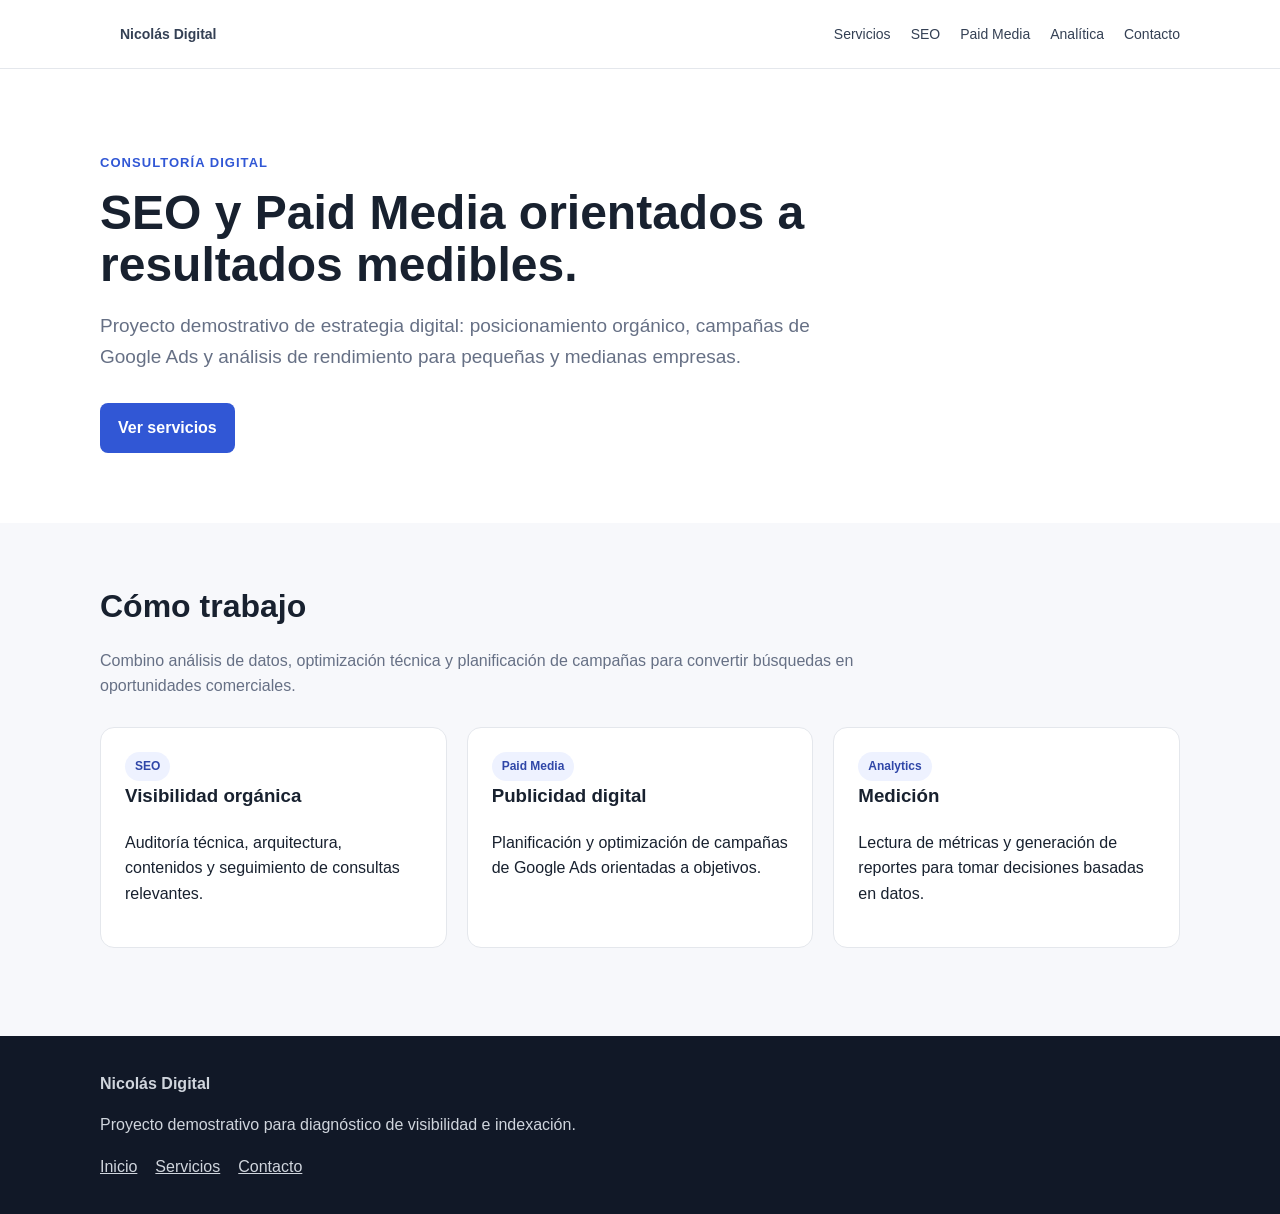
<file: index.html>
<!doctype html><html lang="es"><head><meta charset="utf-8"><meta name="viewport" content="width=device-width, initial-scale=1"><title>Nicolás Digital | SEO y Paid Media</title><meta name="description" content="Proyecto demostrativo de SEO, Paid Media y analítica digital."><meta name="robots" content="index, follow"><link rel="stylesheet" href="styles.css"></head><body><header class="nav"><div class="container nav-inner"><a class="logo" href="index.html">Nicolás Digital</a><nav><a href="servicios.html">Servicios</a><a href="seo.html">SEO</a><a href="paid-media.html">Paid Media</a><a href="analitica.html">Analítica</a><a href="contacto.html">Contacto</a></nav></div></header><div class="hero"><div class="container"><span class="kicker">Consultoría digital</span><h1>SEO y Paid Media orientados a resultados medibles.</h1><p>Proyecto demostrativo de estrategia digital: posicionamiento orgánico, campañas de Google Ads y análisis de rendimiento para pequeñas y medianas empresas.</p><a class="btn" href="servicios.html">Ver servicios</a></div></div>
<section><div class="container"><h2>Cómo trabajo</h2><p class="lead">Combino análisis de datos, optimización técnica y planificación de campañas para convertir búsquedas en oportunidades comerciales.</p><div class="grid">
<div class="card"><span class="badge">SEO</span><h3>Visibilidad orgánica</h3><p>Auditoría técnica, arquitectura, contenidos y seguimiento de consultas relevantes.</p></div>
<div class="card"><span class="badge">Paid Media</span><h3>Publicidad digital</h3><p>Planificación y optimización de campañas de Google Ads orientadas a objetivos.</p></div>
<div class="card"><span class="badge">Analytics</span><h3>Medición</h3><p>Lectura de métricas y generación de reportes para tomar decisiones basadas en datos.</p></div>
</div></div></section><footer><div class="container"><strong>Nicolás Digital</strong><p>Proyecto demostrativo para diagnóstico de visibilidad e indexación.</p><div class="footer-links"><a href="index.html">Inicio</a><a href="servicios.html">Servicios</a><a href="contacto.html">Contacto</a></div></div></footer></body></html>
</file>
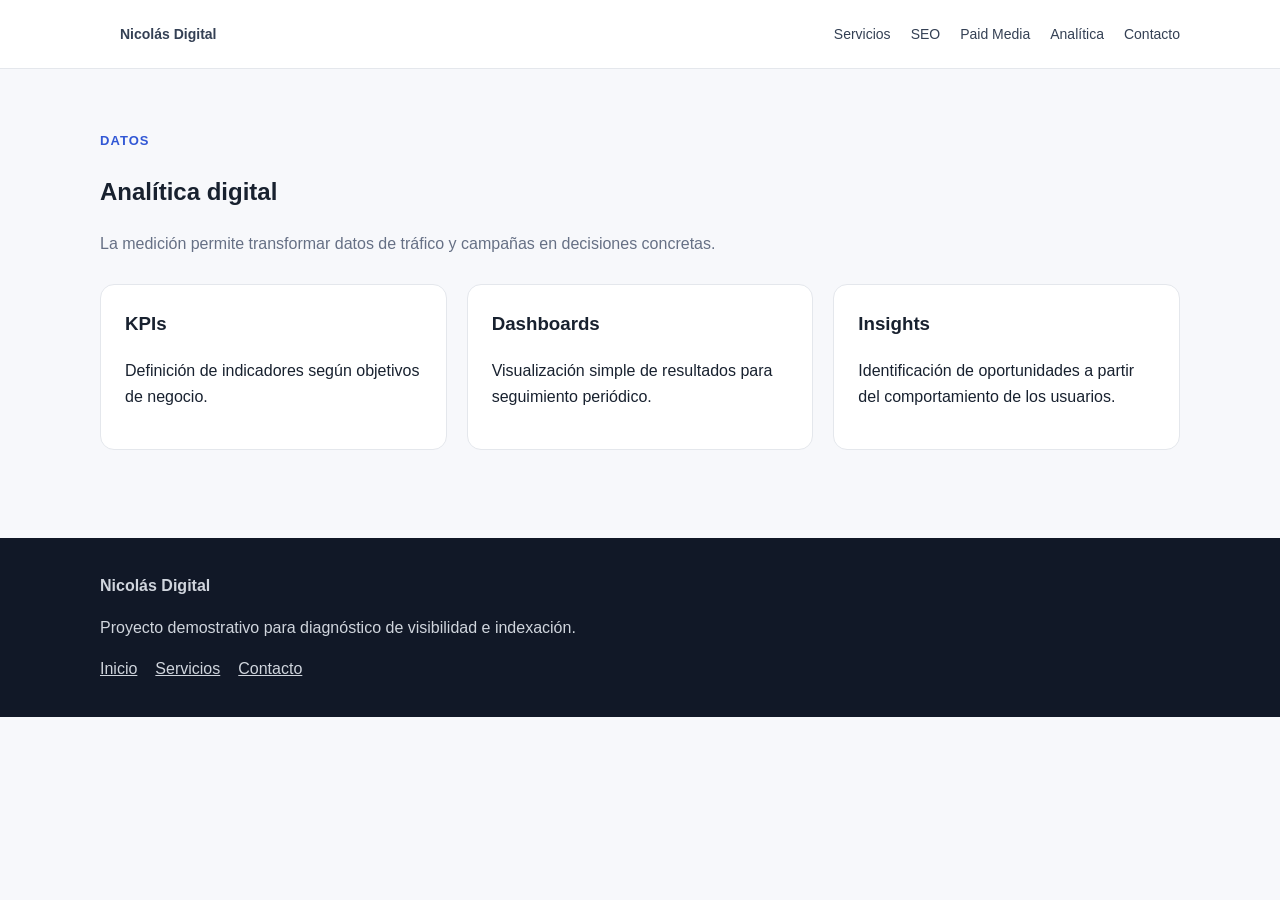
<file: analitica.html>
<!doctype html><html lang="es"><head><meta charset="utf-8"><meta name="viewport" content="width=device-width, initial-scale=1"><title>Analítica Digital | Nicolás Digital</title><meta name="description" content="Proyecto demostrativo de SEO, Paid Media y analítica digital."><meta name="robots" content="index, follow"><link rel="stylesheet" href="styles.css"></head><body><header class="nav"><div class="container nav-inner"><a class="logo" href="index.html">Nicolás Digital</a><nav><a href="servicios.html">Servicios</a><a href="seo.html">SEO</a><a href="paid-media.html">Paid Media</a><a href="analitica.html">Analítica</a><a href="contacto.html">Contacto</a></nav></div></header><section><div class="container"><span class="kicker">Datos</span><h1>Analítica digital</h1><p class="lead">La medición permite transformar datos de tráfico y campañas en decisiones concretas.</p><div class="grid">
<div class="card"><h3>KPIs</h3><p>Definición de indicadores según objetivos de negocio.</p></div>
<div class="card"><h3>Dashboards</h3><p>Visualización simple de resultados para seguimiento periódico.</p></div>
<div class="card"><h3>Insights</h3><p>Identificación de oportunidades a partir del comportamiento de los usuarios.</p></div>
</div></div></section><footer><div class="container"><strong>Nicolás Digital</strong><p>Proyecto demostrativo para diagnóstico de visibilidad e indexación.</p><div class="footer-links"><a href="index.html">Inicio</a><a href="servicios.html">Servicios</a><a href="contacto.html">Contacto</a></div></div></footer></body></html>
</file>
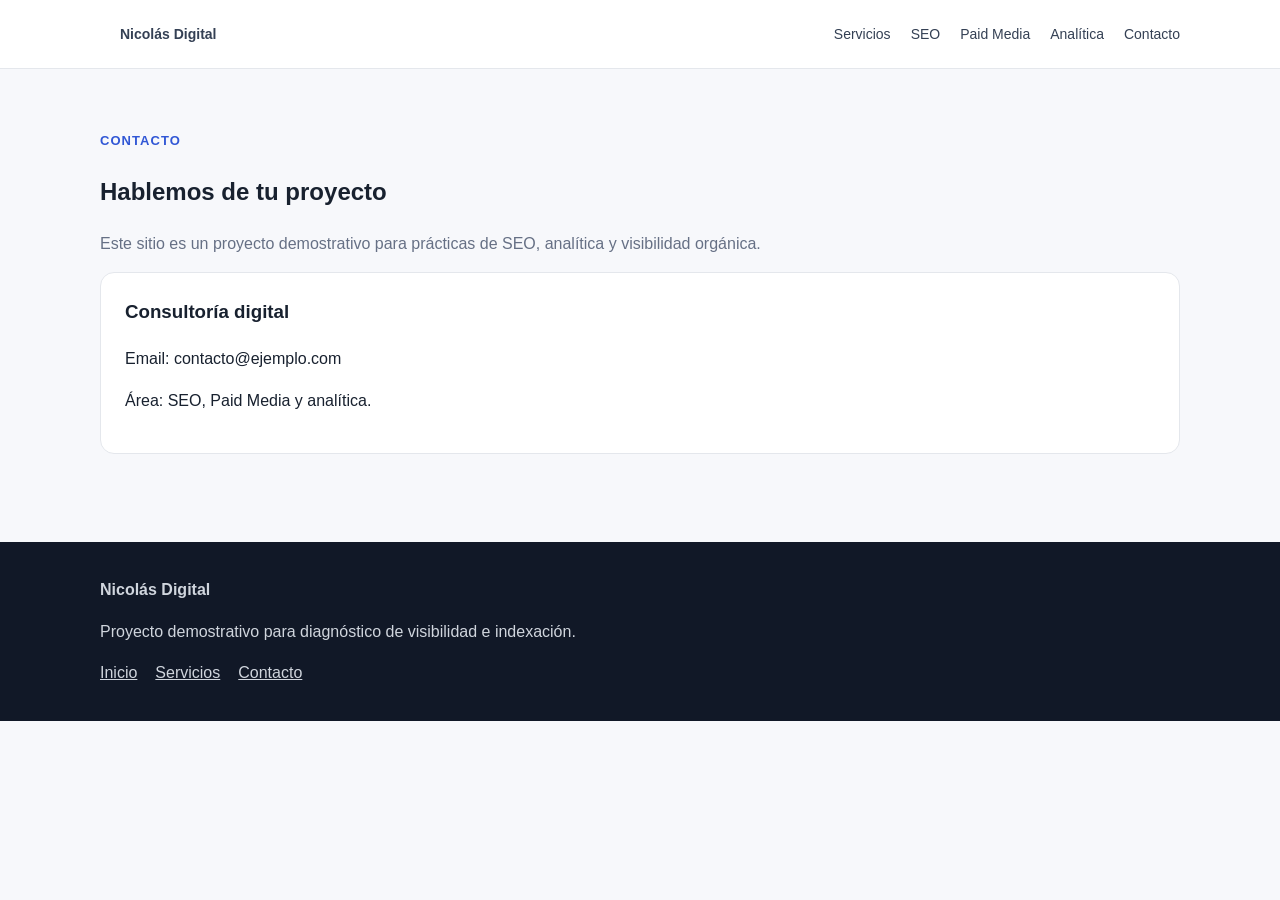
<file: contacto.html>
<!doctype html><html lang="es"><head><meta charset="utf-8"><meta name="viewport" content="width=device-width, initial-scale=1"><title>Contacto | Nicolás Digital</title><meta name="description" content="Proyecto demostrativo de SEO, Paid Media y analítica digital."><meta name="robots" content="index, follow"><link rel="stylesheet" href="styles.css"></head><body><header class="nav"><div class="container nav-inner"><a class="logo" href="index.html">Nicolás Digital</a><nav><a href="servicios.html">Servicios</a><a href="seo.html">SEO</a><a href="paid-media.html">Paid Media</a><a href="analitica.html">Analítica</a><a href="contacto.html">Contacto</a></nav></div></header><section><div class="container"><span class="kicker">Contacto</span><h1>Hablemos de tu proyecto</h1><p class="lead">Este sitio es un proyecto demostrativo para prácticas de SEO, analítica y visibilidad orgánica.</p><div class="card"><h3>Consultoría digital</h3><p>Email: contacto@ejemplo.com</p><p>Área: SEO, Paid Media y analítica.</p></div></div></section><footer><div class="container"><strong>Nicolás Digital</strong><p>Proyecto demostrativo para diagnóstico de visibilidad e indexación.</p><div class="footer-links"><a href="index.html">Inicio</a><a href="servicios.html">Servicios</a><a href="contacto.html">Contacto</a></div></div></footer></body></html>
</file>
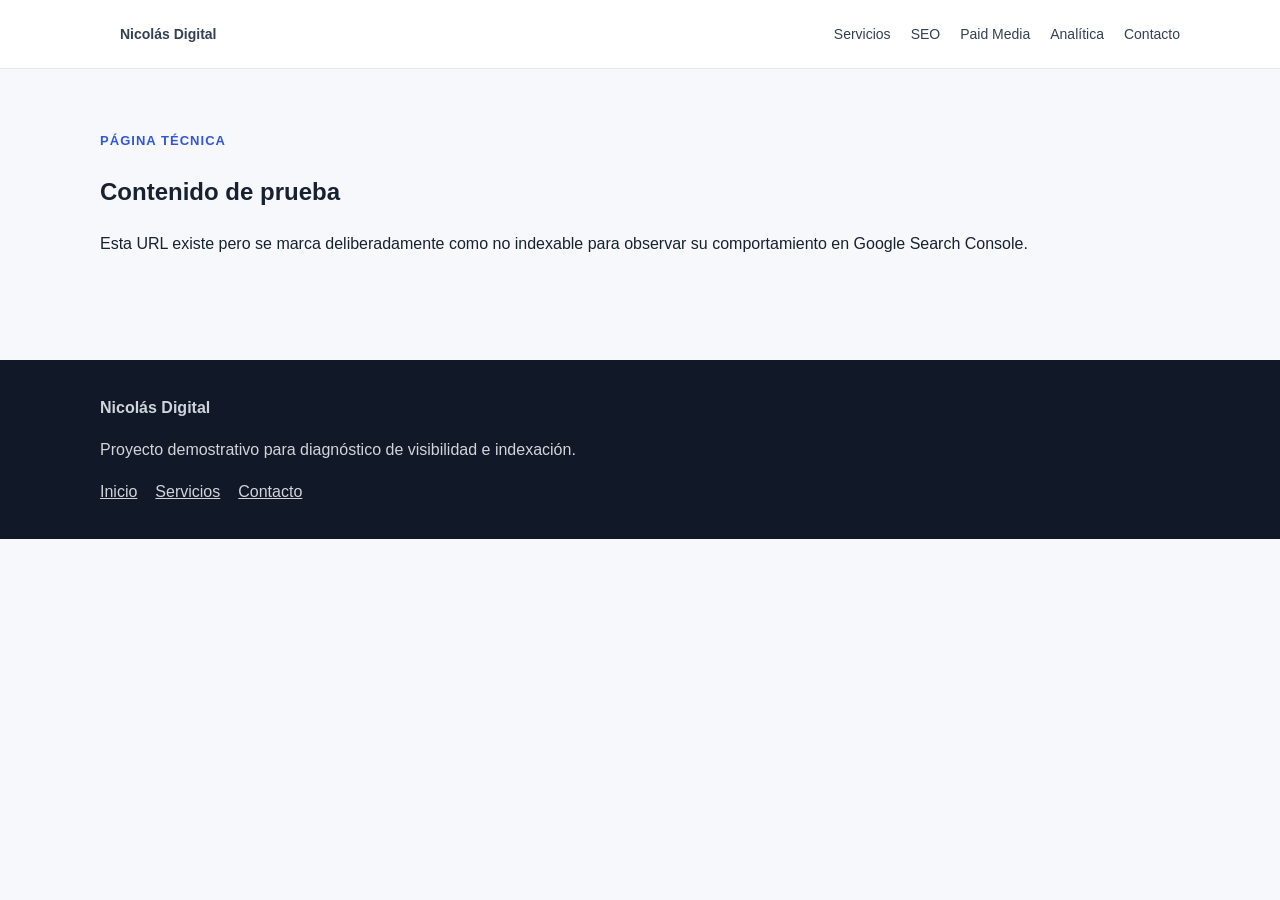
<file: no-index.html>
<!doctype html><html lang="es"><head><meta charset="utf-8"><meta name="viewport" content="width=device-width, initial-scale=1"><title>Página de prueba no indexable | Nicolás Digital</title><meta name="description" content="Proyecto demostrativo de SEO, Paid Media y analítica digital."><meta name="robots" content="noindex, nofollow"><link rel="stylesheet" href="styles.css"></head><body><header class="nav"><div class="container nav-inner"><a class="logo" href="index.html">Nicolás Digital</a><nav><a href="servicios.html">Servicios</a><a href="seo.html">SEO</a><a href="paid-media.html">Paid Media</a><a href="analitica.html">Analítica</a><a href="contacto.html">Contacto</a></nav></div></header><section><div class="container"><span class="kicker">Página técnica</span><h1>Contenido de prueba</h1><p>Esta URL existe pero se marca deliberadamente como no indexable para observar su comportamiento en Google Search Console.</p></div></section><footer><div class="container"><strong>Nicolás Digital</strong><p>Proyecto demostrativo para diagnóstico de visibilidad e indexación.</p><div class="footer-links"><a href="index.html">Inicio</a><a href="servicios.html">Servicios</a><a href="contacto.html">Contacto</a></div></div></footer></body></html>
</file>
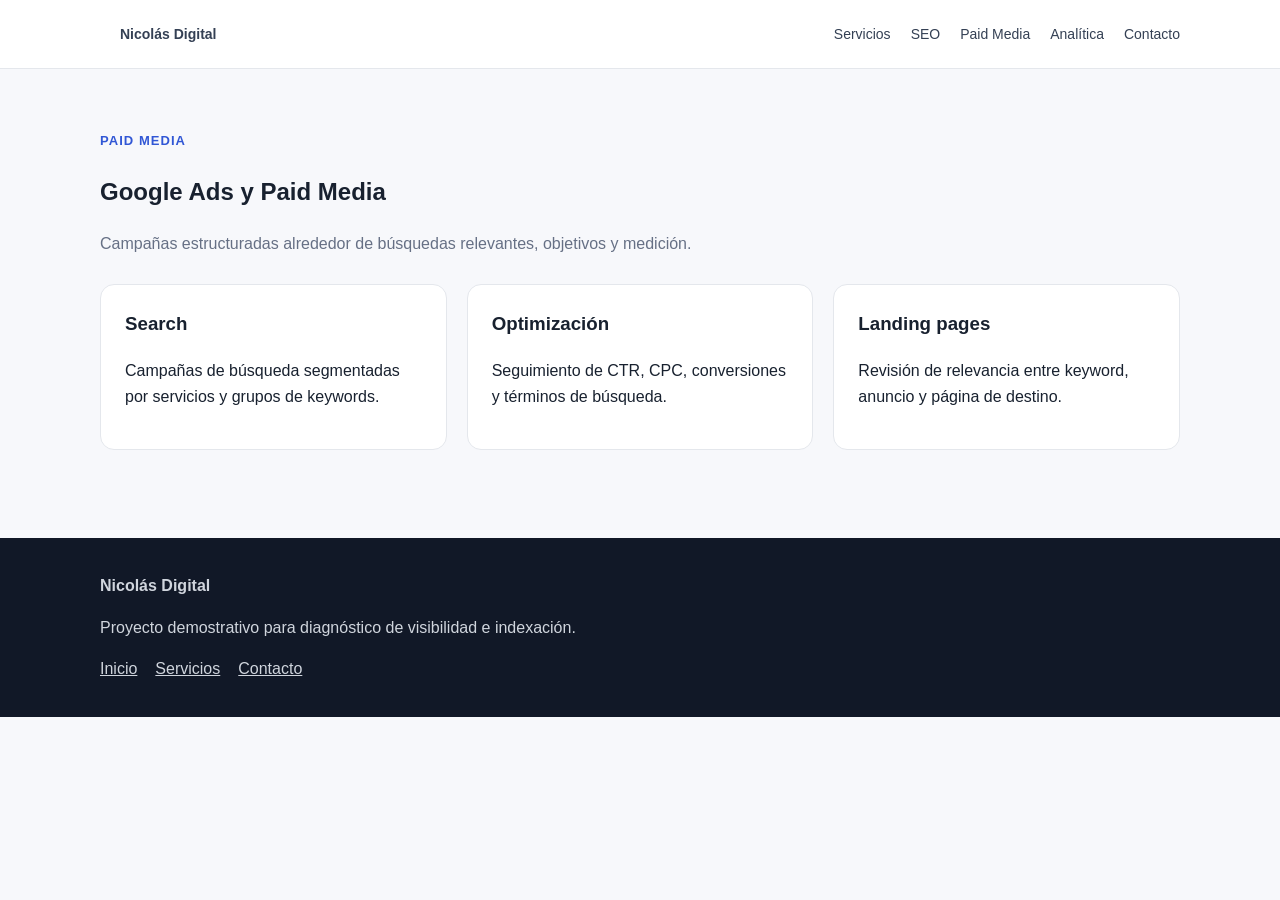
<file: paid-media.html>
<!doctype html><html lang="es"><head><meta charset="utf-8"><meta name="viewport" content="width=device-width, initial-scale=1"><title>Paid Media | Nicolás Digital</title><meta name="description" content="Proyecto demostrativo de SEO, Paid Media y analítica digital."><meta name="robots" content="index, follow"><link rel="stylesheet" href="styles.css"></head><body><header class="nav"><div class="container nav-inner"><a class="logo" href="index.html">Nicolás Digital</a><nav><a href="servicios.html">Servicios</a><a href="seo.html">SEO</a><a href="paid-media.html">Paid Media</a><a href="analitica.html">Analítica</a><a href="contacto.html">Contacto</a></nav></div></header><section><div class="container"><span class="kicker">Paid Media</span><h1>Google Ads y Paid Media</h1><p class="lead">Campañas estructuradas alrededor de búsquedas relevantes, objetivos y medición.</p><div class="grid">
<div class="card"><h3>Search</h3><p>Campañas de búsqueda segmentadas por servicios y grupos de keywords.</p></div>
<div class="card"><h3>Optimización</h3><p>Seguimiento de CTR, CPC, conversiones y términos de búsqueda.</p></div>
<div class="card"><h3>Landing pages</h3><p>Revisión de relevancia entre keyword, anuncio y página de destino.</p></div>
</div></div></section><footer><div class="container"><strong>Nicolás Digital</strong><p>Proyecto demostrativo para diagnóstico de visibilidad e indexación.</p><div class="footer-links"><a href="index.html">Inicio</a><a href="servicios.html">Servicios</a><a href="contacto.html">Contacto</a></div></div></footer></body></html>
</file>
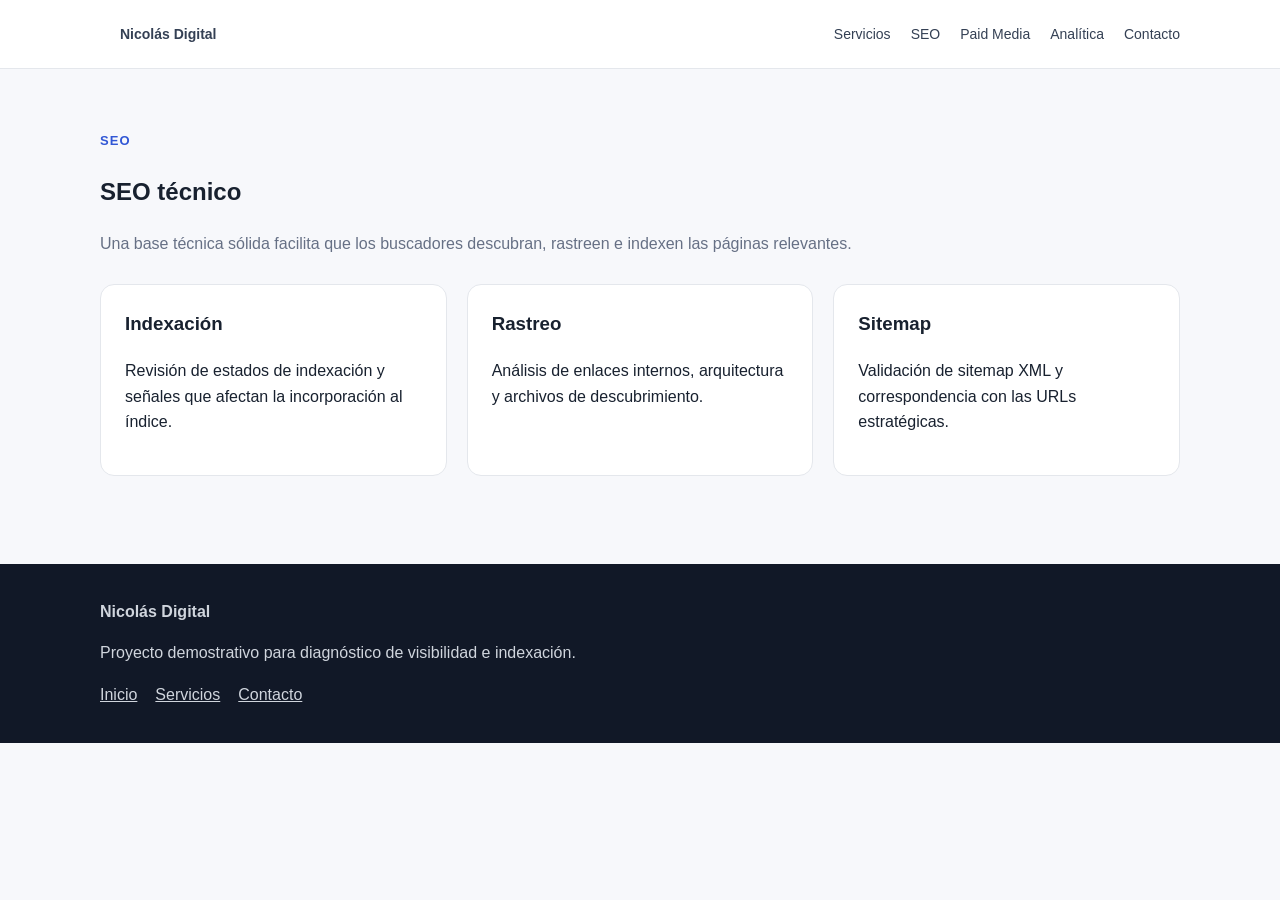
<file: seo.html>
<!doctype html><html lang="es"><head><meta charset="utf-8"><meta name="viewport" content="width=device-width, initial-scale=1"><title>SEO Técnico | Nicolás Digital</title><meta name="description" content="Proyecto demostrativo de SEO, Paid Media y analítica digital."><meta name="robots" content="index, follow"><link rel="stylesheet" href="styles.css"></head><body><header class="nav"><div class="container nav-inner"><a class="logo" href="index.html">Nicolás Digital</a><nav><a href="servicios.html">Servicios</a><a href="seo.html">SEO</a><a href="paid-media.html">Paid Media</a><a href="analitica.html">Analítica</a><a href="contacto.html">Contacto</a></nav></div></header><section><div class="container"><span class="kicker">SEO</span><h1>SEO técnico</h1><p class="lead">Una base técnica sólida facilita que los buscadores descubran, rastreen e indexen las páginas relevantes.</p><div class="grid">
<div class="card"><h3>Indexación</h3><p>Revisión de estados de indexación y señales que afectan la incorporación al índice.</p></div>
<div class="card"><h3>Rastreo</h3><p>Análisis de enlaces internos, arquitectura y archivos de descubrimiento.</p></div>
<div class="card"><h3>Sitemap</h3><p>Validación de sitemap XML y correspondencia con las URLs estratégicas.</p></div>
</div></div></section><footer><div class="container"><strong>Nicolás Digital</strong><p>Proyecto demostrativo para diagnóstico de visibilidad e indexación.</p><div class="footer-links"><a href="index.html">Inicio</a><a href="servicios.html">Servicios</a><a href="contacto.html">Contacto</a></div></div></footer></body></html>
</file>
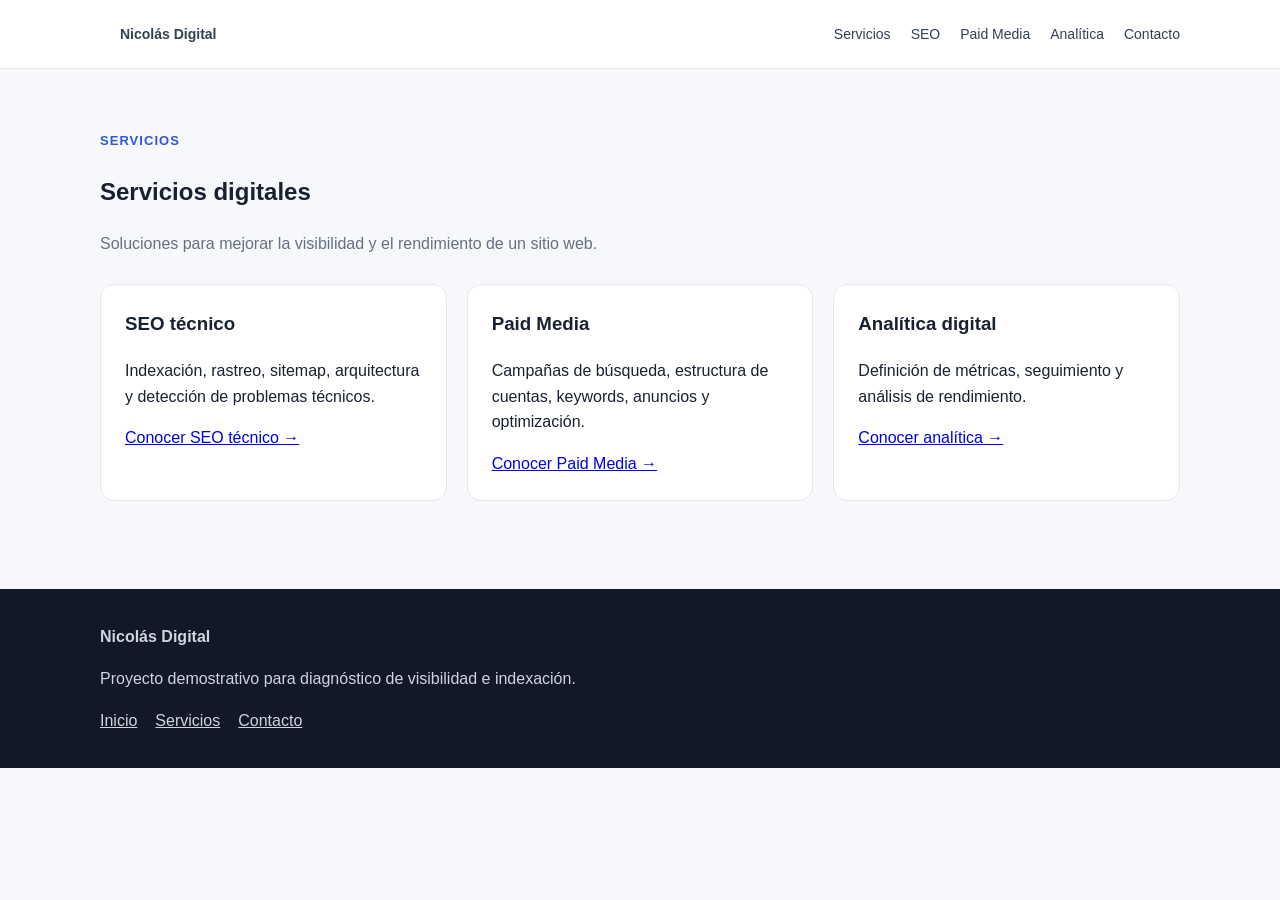
<file: servicios.html>
<!doctype html><html lang="es"><head><meta charset="utf-8"><meta name="viewport" content="width=device-width, initial-scale=1"><title>Servicios de SEO y Paid Media | Nicolás Digital</title><meta name="description" content="Proyecto demostrativo de SEO, Paid Media y analítica digital."><meta name="robots" content="index, follow"><link rel="stylesheet" href="styles.css"></head><body><header class="nav"><div class="container nav-inner"><a class="logo" href="index.html">Nicolás Digital</a><nav><a href="servicios.html">Servicios</a><a href="seo.html">SEO</a><a href="paid-media.html">Paid Media</a><a href="analitica.html">Analítica</a><a href="contacto.html">Contacto</a></nav></div></header><section><div class="container"><span class="kicker">Servicios</span><h1>Servicios digitales</h1><p class="lead">Soluciones para mejorar la visibilidad y el rendimiento de un sitio web.</p><div class="grid">
<div class="card"><h3>SEO técnico</h3><p>Indexación, rastreo, sitemap, arquitectura y detección de problemas técnicos.</p><a href="seo.html">Conocer SEO técnico →</a></div>
<div class="card"><h3>Paid Media</h3><p>Campañas de búsqueda, estructura de cuentas, keywords, anuncios y optimización.</p><a href="paid-media.html">Conocer Paid Media →</a></div>
<div class="card"><h3>Analítica digital</h3><p>Definición de métricas, seguimiento y análisis de rendimiento.</p><a href="analitica.html">Conocer analítica →</a></div>
</div></div></section><footer><div class="container"><strong>Nicolás Digital</strong><p>Proyecto demostrativo para diagnóstico de visibilidad e indexación.</p><div class="footer-links"><a href="index.html">Inicio</a><a href="servicios.html">Servicios</a><a href="contacto.html">Contacto</a></div></div></footer></body></html>
</file>
<file: styles.css>
:root{--bg:#f7f8fb;--text:#18212f;--muted:#667085;--primary:#3157d5;--dark:#111827;--card:#fff;--border:#e4e7ec}
*{box-sizing:border-box} body{margin:0;font-family:Arial,Helvetica,sans-serif;background:var(--bg);color:var(--text);line-height:1.6}
.container{width:min(1080px,92%);margin:auto}.nav{background:#fff;border-bottom:1px solid var(--border);position:sticky;top:0;z-index:10}
.nav-inner{display:flex;justify-content:space-between;align-items:center;min-height:68px}.logo{font-weight:800;color:var(--dark);text-decoration:none}.nav a{margin-left:20px;color:#344054;text-decoration:none;font-size:14px}.hero{padding:80px 0 70px;background:#fff}
.kicker{color:var(--primary);font-weight:700;text-transform:uppercase;letter-spacing:.08em;font-size:13px}.hero h1{font-size:48px;line-height:1.1;margin:12px 0 18px;max-width:780px}.hero p{font-size:19px;color:var(--muted);max-width:720px}
.btn{display:inline-block;background:var(--primary);color:#fff;text-decoration:none;padding:12px 18px;border-radius:8px;font-weight:700;margin-top:12px}
section{padding:58px 0}h2{font-size:32px;margin:0 0 12px} .lead{color:var(--muted);max-width:760px}
.grid{display:grid;grid-template-columns:repeat(3,1fr);gap:20px;margin-top:28px}.card{background:var(--card);border:1px solid var(--border);border-radius:14px;padding:24px}.card h3{margin-top:0}
.badge{display:inline-block;background:#eef2ff;color:#3047a8;border-radius:999px;padding:5px 10px;font-size:12px;font-weight:700}
footer{background:var(--dark);color:#d0d5dd;padding:35px 0;margin-top:30px}.footer-links a{color:#d0d5dd;margin-right:18px}
@media(max-width:760px){.grid{grid-template-columns:1fr}.hero h1{font-size:36px}.nav-inner{align-items:flex-start;padding:14px 0}.nav a{margin-left:10px;font-size:12px}}
</file>
